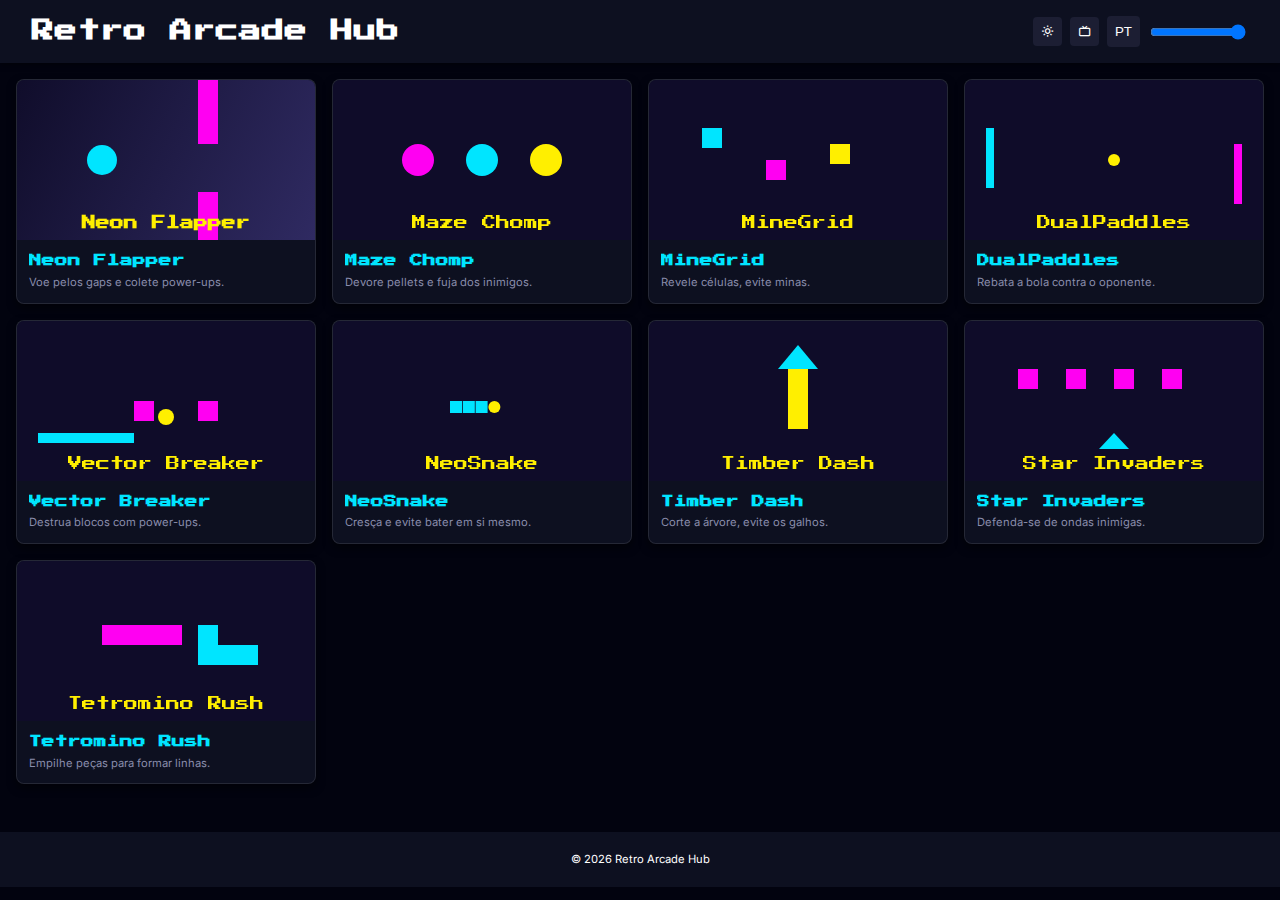
<file: index.html>
<!DOCTYPE html>
<html lang="pt-BR">
<head>
  <meta charset="UTF-8">
  <meta name="viewport" content="width=device-width, initial-scale=1.0">
  <meta http-equiv="X-UA-Compatible" content="IE=edge">
  <title>Retro Arcade Hub</title>
  <!-- Google Fonts: Pixel and Sans for titles and body text -->
  <link href="https://fonts.googleapis.com/css2?family=Press+Start+2P&family=Inter:wght@400;600;700&display=swap" rel="stylesheet">
  <!-- Boxicons for simple icons (MIT Licensed) -->
  <link href="https://unpkg.com/boxicons@2.1.4/css/boxicons.min.css" rel="stylesheet" />
  <!-- Main styles -->
  <link rel="stylesheet" href="./styles/main.css">
</head>
<body>
  <header class="site-header" role="banner">
    <h1 class="logo" tabindex="0">Retro Arcade Hub</h1>
    <nav class="utilities" aria-label="Utilidades">
      <button id="themeToggle" class="btn-icon" aria-label="Alternar tema">
        <i class='bx bx-sun'></i>
      </button>
      <button id="crtToggle" class="btn-icon" aria-label="Alternar efeito CRT">
        <i class='bx bx-tv'></i>
      </button>
      <button id="langToggle" class="btn-icon" aria-label="Alternar idioma">
        <span>PT</span>
      </button>
      <label for="volumeSlider" class="sr-only">Volume global</label>
      <input type="range" id="volumeSlider" min="0" max="1" step="0.05" value="1" aria-label="Volume global" />
    </nav>
  </header>
  <main id="content" role="main">
    <section id="game-list" class="game-list" aria-label="Lista de jogos">
      <!-- Os cards dos jogos serão gerados dinamicamente pelo main.js -->
    </section>
    <section id="game-container" class="game-container" aria-label="Área de jogo">
      <!-- O jogo selecionado será carregado aqui -->
    </section>
  </main>
  <footer class="site-footer">
    <p>&copy; <span id="currentYear"></span> Retro Arcade Hub</p>
  </footer>

  <!-- Carrega o aplicativo principal -->
  <script type="module" src="./main.js"></script>
</body>
</html>
</file>
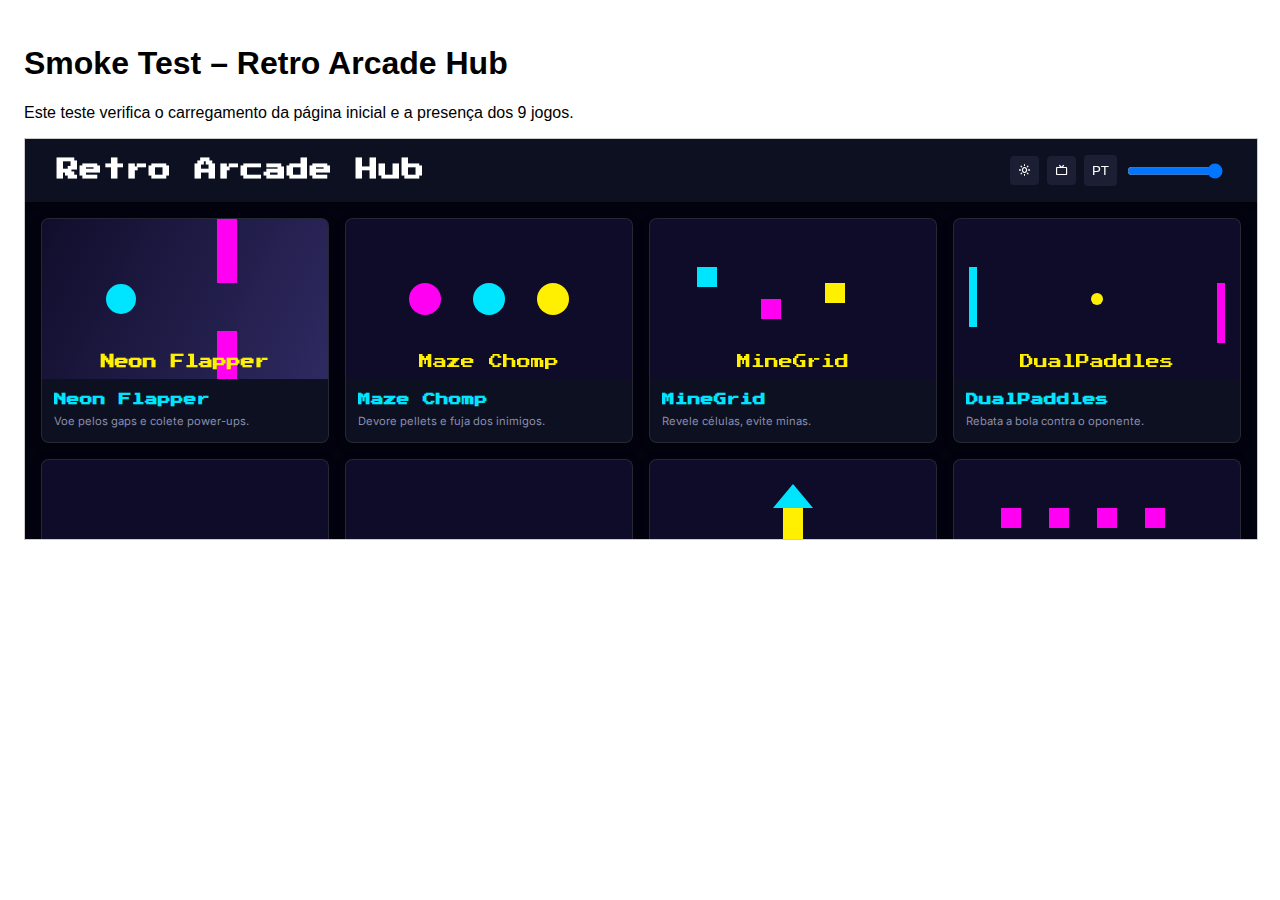
<file: tests/check.html>
<!DOCTYPE html>
<html lang="en">
<head>
  <meta charset="UTF-8">
  <meta name="viewport" content="width=device-width, initial-scale=1.0">
  <title>Retro Arcade Hub Smoke Test</title>
  <style>
    body { font-family: sans-serif; padding: 1rem; }
    #results { margin-top: 1rem; }
    iframe { width: 100%; height: 400px; border: 1px solid #ccc; }
  </style>
</head>
<body>
  <h1>Smoke Test – Retro Arcade Hub</h1>
  <p>Este teste verifica o carregamento da página inicial e a presença dos 9 jogos.</p>
  <iframe id="hub" src="../index.html"></iframe>
  <div id="results"></div>
  <script>
    const iframe = document.getElementById('hub');
    iframe.addEventListener('load', () => {
      const doc = iframe.contentDocument || iframe.contentWindow.document;
      // Aguarda carregamento de componentes dinâmicos
      setTimeout(() => {
        const cards = doc.querySelectorAll('.game-card');
        const resEl = document.getElementById('results');
        if (cards.length === 9) {
          resEl.textContent = 'Teste OK: 9 cards encontrados.';
          resEl.style.color = 'green';
        } else {
          resEl.textContent = 'Falha: esperados 9 cards, encontrados ' + cards.length;
          resEl.style.color = 'red';
        }
      }, 1000);
    });
  </script>
</body>
</html>
</file>
<file: styles/main.css>
/*
  Retro Arcade Hub - Main Stylesheet
  Este arquivo define as variáveis de tema, tipografia, layout responsivo e componentes
  básicos de UI. A paleta segue tons escuros com acentos neon para uma estética retrô
  moderna. Para melhorar acessibilidade, oferecemos contrates elevados e permitem
  alternar para um modo claro. Também há um efeito CRT opcional aplicado via
  classe no elemento body.
*/

:root {
  --font-title: 'Press Start 2P', monospace;
  --font-body: 'Inter', sans-serif;
  --color-bg: #02030f;
  --color-card: #0d1020;
  --color-primary: #00e5ff;
  --color-secondary: #ff00f2;
  --color-accent: #ffef00;
  --color-text: #ffffff;
  --color-muted: #8a8dac;
  --btn-bg: #1c1e33;
  --btn-hover: #2f324f;
  --focus-ring: 2px solid var(--color-accent);
  --transition-fast: 0.15s ease-out;
}

/* Tema claro */
.light {
  --color-bg: #fafafa;
  --color-card: #ffffff;
  --color-text: #0f0f19;
  --color-muted: #6a6d8c;
  --btn-bg: #e0e0e0;
  --btn-hover: #d5d5d5;
}

html, body {
  margin: 0;
  padding: 0;
  font-family: var(--font-body);
  background-color: var(--color-bg);
  color: var(--color-text);
  height: 100%;
}

body {
  display: flex;
  flex-direction: column;
  min-height: 100vh;
  line-height: 1.4;
}

/* CRT effect: adds scanlines overlay and slight blur */
body.crt {
  position: relative;
  overflow: hidden;
}
body.crt::before {
  content: '';
  position: fixed;
  top: 0;
  left: 0;
  width: 100%;
  height: 100%;
  pointer-events: none;
  background-image: repeating-linear-gradient(
    to bottom,
    rgba(255,255,255,0.03) 0,
    rgba(255,255,255,0.03) 1px,
    rgba(0,0,0,0.03) 2px,
    rgba(0,0,0,0.03) 4px
  );
  mix-blend-mode: overlay;
  z-index: 9999;
}

.site-header {
  display: flex;
  justify-content: space-between;
  align-items: center;
  padding: 1rem 2rem;
  background-color: var(--color-card);
  box-shadow: 0 2px 6px rgba(0, 0, 0, 0.4);
  position: sticky;
  top: 0;
  z-index: 1000;
}

.logo {
  font-family: var(--font-title);
  font-size: 1.4rem;
  margin: 0;
  letter-spacing: 1px;
}

.utilities {
  display: flex;
  gap: 0.5rem;
  align-items: center;
}

.btn-icon {
  background: var(--btn-bg);
  border: none;
  border-radius: 4px;
  padding: 0.5rem;
  cursor: pointer;
  color: var(--color-text);
  display: flex;
  align-items: center;
  justify-content: center;
  transition: background var(--transition-fast);
}
.btn-icon:hover, .btn-icon:focus {
  background: var(--btn-hover);
  outline: none;
}
.btn-icon:focus-visible {
  outline: var(--focus-ring);
}

#volumeSlider {
  width: 6rem;
}

.game-list {
  display: grid;
  grid-template-columns: repeat(auto-fill, minmax(240px, 1fr));
  gap: 1rem;
  padding: 1rem;
}

.game-card {
  background-color: var(--color-card);
  border: 1px solid rgba(255,255,255,0.1);
  border-radius: 8px;
  overflow: hidden;
  cursor: pointer;
  box-shadow: 0 4px 8px rgba(0,0,0,0.5);
  transition: transform var(--transition-fast), box-shadow var(--transition-fast);
}
.game-card:hover, .game-card:focus {
  transform: translateY(-4px);
  box-shadow: 0 8px 16px rgba(0,0,0,0.7);
  outline: none;
}
.game-card:focus-visible {
  outline: var(--focus-ring);
}

.game-card canvas, .game-card img {
  display: block;
  width: 100%;
  height: 160px;
  object-fit: cover;
  background: #1f2140;
}
.game-card .info {
  padding: 0.75rem;
  display: flex;
  flex-direction: column;
  gap: 0.3rem;
}
.game-card .info h3 {
  font-family: var(--font-title);
  font-size: 0.8rem;
  color: var(--color-primary);
  margin: 0;
  white-space: nowrap;
  overflow: hidden;
  text-overflow: ellipsis;
}
.game-card .info p {
  margin: 0;
  font-size: 0.7rem;
  color: var(--color-muted);
}

.game-container {
  flex: 1;
  padding: 1rem;
  display: flex;
  align-items: center;
  justify-content: center;
  position: relative;
}

/* Back button inside game container */
.back-btn {
  position: absolute;
  top: 1rem;
  left: 1rem;
  z-index: 100;
}

.site-footer {
  padding: 0.5rem 1rem;
  text-align: center;
  font-size: 0.7rem;
  background-color: var(--color-card);
}

/* Screen-reader only class */
.sr-only {
  position: absolute;
  width: 1px;
  height: 1px;
  padding: 0;
  margin: -1px;
  overflow: hidden;
  clip: rect(0,0,0,0);
  border: 0;
}

/* UI kit basic styles */
.ui-button {
  background: var(--btn-bg);
  border: none;
  border-radius: 4px;
  padding: 0.5rem 1rem;
  font-family: var(--font-body);
  font-weight: 600;
  color: var(--color-text);
  cursor: pointer;
  transition: background var(--transition-fast);
}
.ui-button:hover, .ui-button:focus {
  background: var(--btn-hover);
}
.ui-button:focus-visible {
  outline: var(--focus-ring);
}
.ui-toggle {
  display: flex;
  align-items: center;
  gap: 0.5rem;
  cursor: pointer;
}
.ui-toggle input[type="checkbox"] {
  appearance: none;
  width: 36px;
  height: 20px;
  background: var(--btn-bg);
  border-radius: 10px;
  position: relative;
  outline: none;
  transition: background var(--transition-fast);
}
.ui-toggle input[type="checkbox"]::after {
  content: '';
  position: absolute;
  top: 2px;
  left: 2px;
  width: 16px;
  height: 16px;
  background: var(--color-primary);
  border-radius: 50%;
  transition: transform var(--transition-fast);
}
.ui-toggle input[type="checkbox"]:checked {
  background: var(--color-primary);
}
.ui-toggle input[type="checkbox"]:checked::after {
  transform: translateX(16px);
}
.ui-modal-overlay {
  position: fixed;
  top: 0;
  left: 0;
  width: 100%;
  height: 100%;
  background: rgba(0,0,0,0.6);
  display: flex;
  align-items: center;
  justify-content: center;
  opacity: 0;
  transition: opacity 0.3s ease;
  z-index: 2000;
}
.ui-modal-overlay.visible {
  opacity: 1;
}
.ui-modal {
  background: var(--color-card);
  padding: 1rem;
  border-radius: 8px;
  max-width: 90vw;
  max-height: 90vh;
  overflow-y: auto;
  color: var(--color-text);
}

/* Responsive adjustments */
@media (max-width: 600px) {
  .game-card canvas, .game-card img {
    height: 120px;
  }
  .logo {
    font-size: 1rem;
  }
}
</file>
